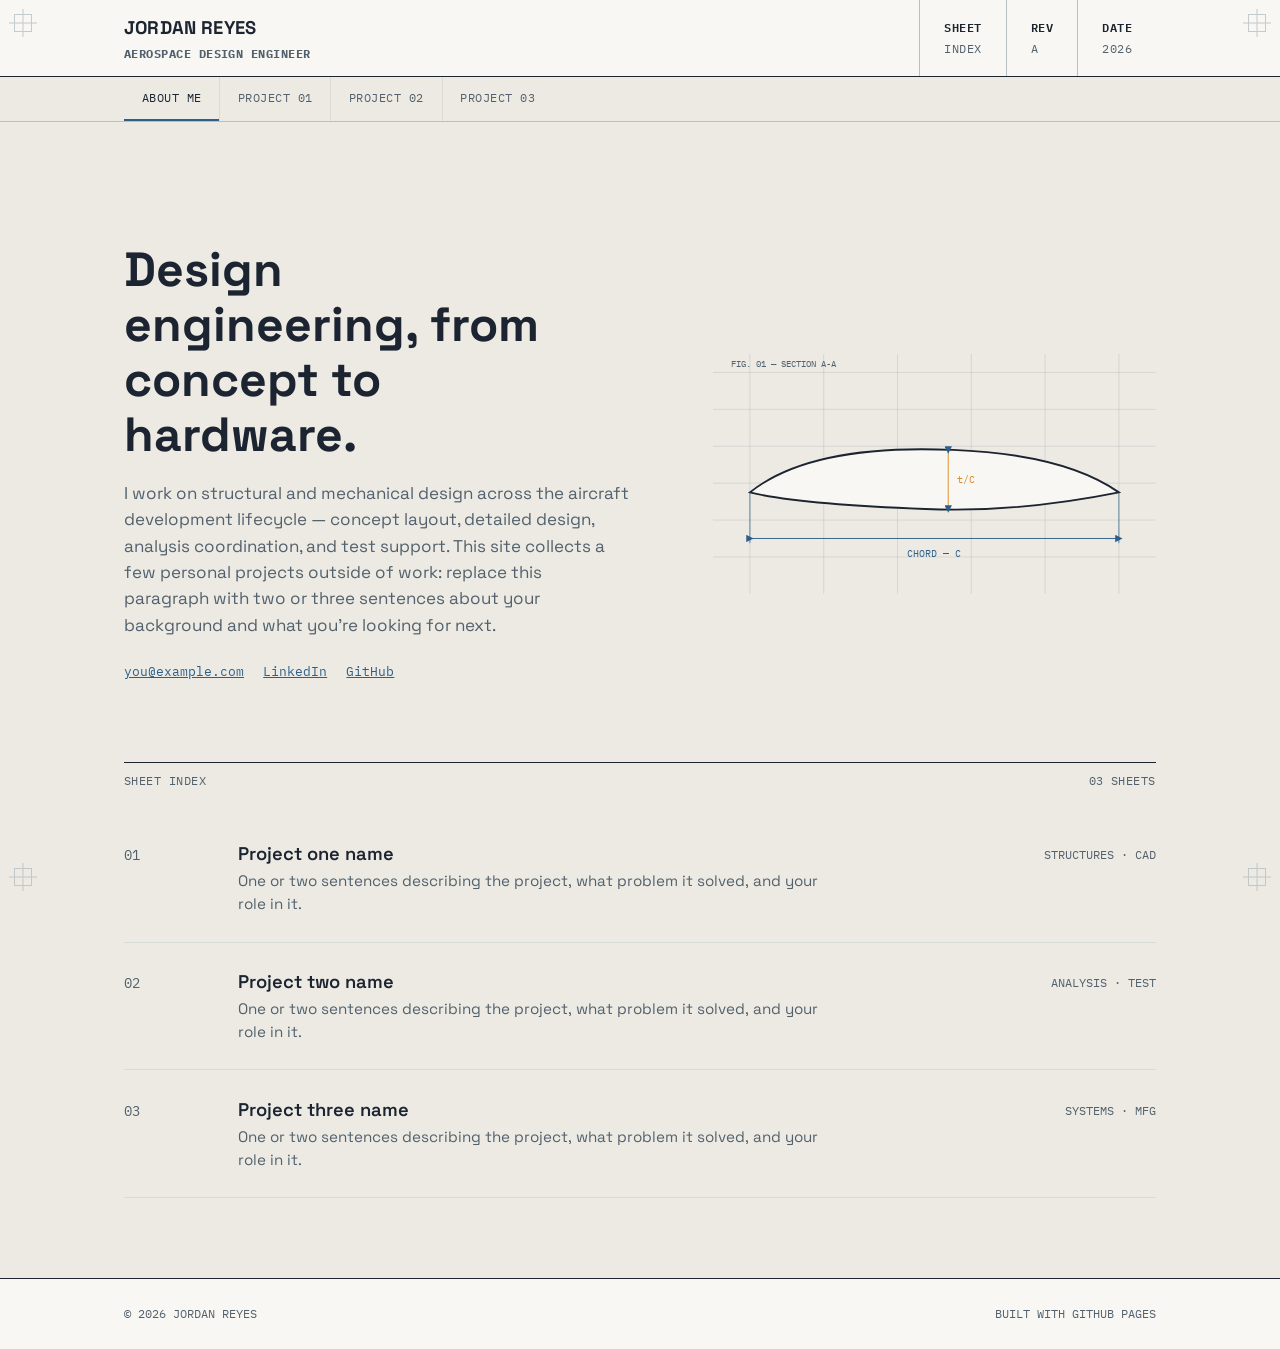
<file: index.html>
<!DOCTYPE html>
<html lang="en">
<head>
<meta charset="UTF-8">
<meta name="viewport" content="width=device-width, initial-scale=1.0">
<title>Jordan Reyes — Aerospace Design Engineer</title>
<meta name="description" content="Portfolio of aerospace design engineering projects.">
<link rel="stylesheet" href="assets/style.css">
</head>
<body>

<div class="reg-mark reg-tl"></div>
<div class="reg-mark reg-tr"></div>
<div class="reg-mark reg-bl"></div>
<div class="reg-mark reg-br"></div>

<header class="title-block">
  <div class="wrap title-block-inner">
    <div class="tb-cell tb-name">
      <a href="index.html">JORDAN REYES<span>AEROSPACE DESIGN ENGINEER</span></a>
    </div>
    <div class="tb-cell tb-field">
      <b>SHEET</b>
      <span>INDEX</span>
    </div>
    <div class="tb-cell tb-field">
      <b>REV</b>
      <span>A</span>
    </div>
    <div class="tb-cell tb-field">
      <b>DATE</b>
      <span>2026</span>
    </div>
  </div>
</header>

<nav class="sheet-nav">
  <ul>
    <li><a href="index.html" class="current">ABOUT ME</a></li>
    <li><a href="projects/project-1.html">PROJECT 01</a></li>
    <li><a href="projects/project-2.html">PROJECT 02</a></li>
    <li><a href="projects/project-3.html">PROJECT 03</a></li>
  </ul>
</nav>

<main>
  <div class="wrap">

    <section class="hero">
      <div>
        <h1>Design engineering, from concept to hardware.</h1>
        <p>
          I work on structural and mechanical design across the aircraft development
          lifecycle — concept layout, detailed design, analysis coordination, and test
          support. This site collects a few personal projects outside of work: replace
          this paragraph with two or three sentences about your background and what
          you're looking for next.
        </p>
        <p class="contact-line">
          <a href="mailto:you@example.com">you@example.com</a>
          <a href="https://linkedin.com/in/yourname" target="_blank" rel="noopener">LinkedIn</a>
          <a href="https://github.com/yourname" target="_blank" rel="noopener">GitHub</a>
        </p>
      </div>

      <div class="hero-figure" aria-hidden="true">
        <!-- Simple airfoil cross-section schematic, blueprint style -->
        <svg viewBox="0 0 480 260" xmlns="http://www.w3.org/2000/svg">
          <defs>
            <marker id="arrow" markerWidth="8" markerHeight="8" refX="4" refY="4" orient="auto">
              <path d="M0,0 L8,4 L0,8 Z" fill="#2c5f8a"/>
            </marker>
          </defs>
          <!-- grid -->
          <g stroke="#b7c0c4" stroke-width="0.5">
            <line x1="0" y1="20" x2="480" y2="20"/>
            <line x1="0" y1="60" x2="480" y2="60"/>
            <line x1="0" y1="100" x2="480" y2="100"/>
            <line x1="0" y1="140" x2="480" y2="140"/>
            <line x1="0" y1="180" x2="480" y2="180"/>
            <line x1="0" y1="220" x2="480" y2="220"/>
            <line x1="40" y1="0" x2="40" y2="260"/>
            <line x1="120" y1="0" x2="120" y2="260"/>
            <line x1="200" y1="0" x2="200" y2="260"/>
            <line x1="280" y1="0" x2="280" y2="260"/>
            <line x1="360" y1="0" x2="360" y2="260"/>
            <line x1="440" y1="0" x2="440" y2="260"/>
          </g>
          <!-- chord line -->
          <line x1="40" y1="150" x2="440" y2="150" stroke="#1b2430" stroke-width="1" stroke-dasharray="4 4"/>
          <!-- airfoil outline -->
          <path d="M40,150
                   C90,110 170,100 260,104
                   C340,107 400,122 440,150
                   C400,158 320,172 230,168
                   C150,165 80,160 40,150 Z"
                fill="#f8f7f3" stroke="#1b2430" stroke-width="2"/>
          <!-- dimension: chord length -->
          <line x1="40" y1="200" x2="440" y2="200" stroke="#2c5f8a" stroke-width="1" marker-start="url(#arrow)" marker-end="url(#arrow)"/>
          <line x1="40" y1="150" x2="40" y2="205" stroke="#2c5f8a" stroke-width="0.75"/>
          <line x1="440" y1="150" x2="440" y2="205" stroke="#2c5f8a" stroke-width="0.75"/>
          <text x="240" y="220" text-anchor="middle" font-family="IBM Plex Mono, monospace" font-size="11" fill="#2c5f8a">CHORD — C</text>
          <!-- dimension: max thickness -->
          <line x1="255" y1="104" x2="255" y2="168" stroke="#d98a2b" stroke-width="1" marker-start="url(#arrow)" marker-end="url(#arrow)"/>
          <text x="265" y="140" font-family="IBM Plex Mono, monospace" font-size="11" fill="#d98a2b">t/C</text>
          <text x="20" y="14" font-family="IBM Plex Mono, monospace" font-size="10" fill="#52616d">FIG. 01 — SECTION A-A</text>
        </svg>
      </div>
    </section>

    <section aria-labelledby="sheet-index-label">
      <p class="section-label" id="sheet-index-label">
        <span>SHEET INDEX</span>
        <span>03 SHEETS</span>
      </p>

      <a class="index-row" href="projects/project-1.html">
        <span class="index-num mono">01</span>
        <span>
          <span class="index-title">Project one name</span>
          <p class="index-desc">One or two sentences describing the project, what problem it solved, and your role in it.</p>
        </span>
        <span class="index-tags">STRUCTURES · CAD</span>
      </a>

      <a class="index-row" href="projects/project-2.html">
        <span class="index-num mono">02</span>
        <span>
          <span class="index-title">Project two name</span>
          <p class="index-desc">One or two sentences describing the project, what problem it solved, and your role in it.</p>
        </span>
        <span class="index-tags">ANALYSIS · TEST</span>
      </a>

      <a class="index-row" href="projects/project-3.html">
        <span class="index-num mono">03</span>
        <span>
          <span class="index-title">Project three name</span>
          <p class="index-desc">One or two sentences describing the project, what problem it solved, and your role in it.</p>
        </span>
        <span class="index-tags">SYSTEMS · MFG</span>
      </a>

    </section>

  </div>
</main>

<footer>
  <div class="wrap">
    <span>© 2026 JORDAN REYES</span>
    <span>BUILT WITH GITHUB PAGES</span>
  </div>
</footer>

</body>
</html>
</file>
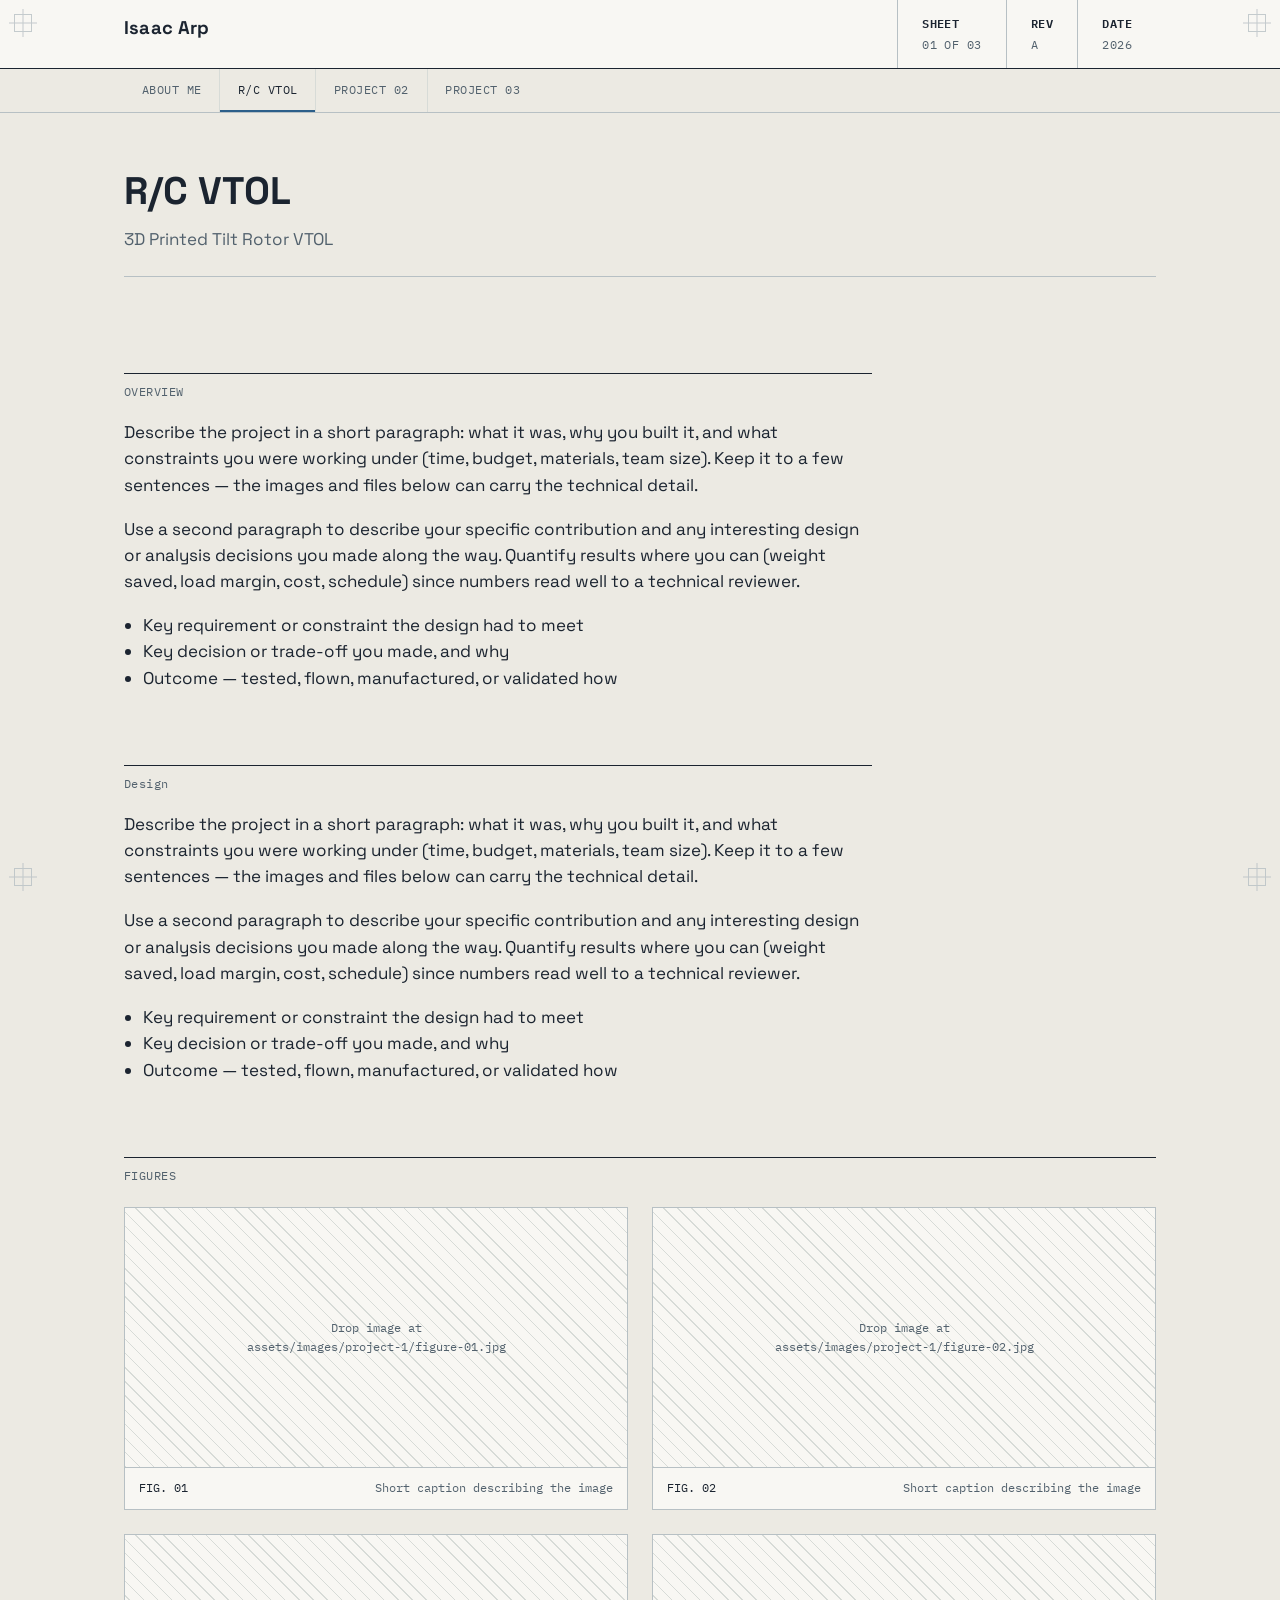
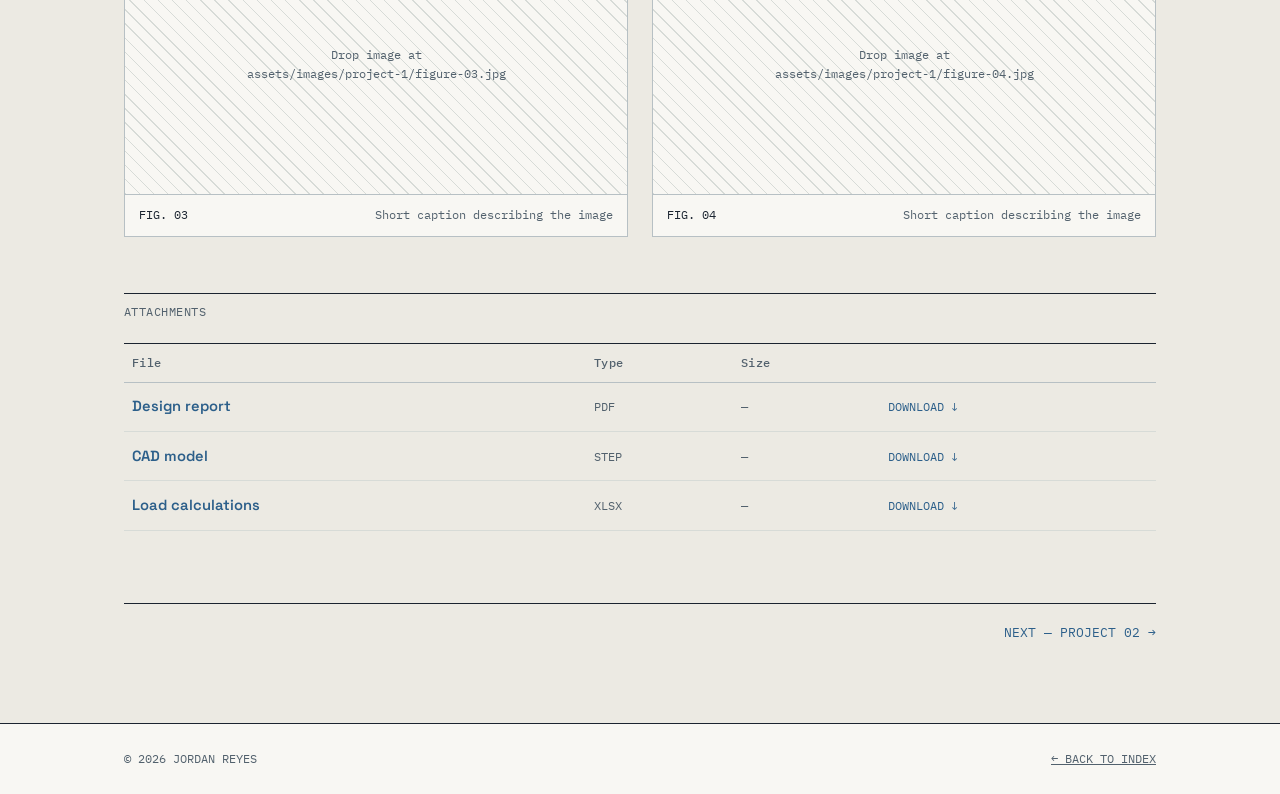
<file: projects/project-1.html>
<!DOCTYPE html>
<html lang="en">
<head>
<meta charset="UTF-8">
<meta name="viewport" content="width=device-width, initial-scale=1.0">
<title>Project One Name — Jordan Reyes</title>
<meta name="description" content="Project one description.">
<link rel="stylesheet" href="../assets/style.css">
</head>
<body>

<div class="reg-mark reg-tl"></div>
<div class="reg-mark reg-tr"></div>
<div class="reg-mark reg-bl"></div>
<div class="reg-mark reg-br"></div>

<header class="title-block">
  <div class="wrap title-block-inner">
    <div class="tb-cell tb-name">
      <a href="../index.html">Isaac Arp<span></a>
    </div>
    <div class="tb-cell tb-field">
      <b>SHEET</b>
      <span>01 OF 03</span>
    </div>
    <div class="tb-cell tb-field">
      <b>REV</b>
      <span>A</span>
    </div>
    <div class="tb-cell tb-field">
      <b>DATE</b>
      <span>2026</span>
    </div>
  </div>
</header>

<nav class="sheet-nav">
  <ul>
    <li><a href="../index.html">ABOUT ME</a></li>
    <li><a href="project-1.html" class="current">R/C VTOL</a></li>
    <li><a href="project-2.html">PROJECT 02</a></li>
    <li><a href="project-3.html">PROJECT 03</a></li>
  </ul>
</nav>

<main>
  <div class="wrap stack">

    <!-- ============ TITLE ============ -->
    <div class="project-title-row">
      <div>
        <h1>R/C VTOL</h1>
        <p class="subtitle">3D Printed Tilt Rotor VTOL</p>
      </div>
      <div class="project-meta">
      </div>
    </div>

    <!-- ============ TEXT SECTION ============ -->
    <!--
      Replace the placeholder copy below with your own write-up.
      Suggested structure: what the project was, what problem it
      solved, your specific contribution, and what you'd do
      differently next time.
    -->
    <section class="prose">
      <p class="field-heading">OVERVIEW</p>
      <p>
        Describe the project in a short paragraph: what it was, why you built it,
        and what constraints you were working under (time, budget, materials,
        team size). Keep it to a few sentences — the images and files below can
        carry the technical detail.
      </p>
      <p>
        Use a second paragraph to describe your specific contribution and any
        interesting design or analysis decisions you made along the way.
        Quantify results where you can (weight saved, load margin, cost,
        schedule) since numbers read well to a technical reviewer.
      </p>
      <ul>
        <li>Key requirement or constraint the design had to meet</li>
        <li>Key decision or trade-off you made, and why</li>
        <li>Outcome — tested, flown, manufactured, or validated how</li>
      </ul>
    </section>
    
    <section class="prose">
      <p class="field-heading">Design</p>
      <p>
        Describe the project in a short paragraph: what it was, why you built it,
        and what constraints you were working under (time, budget, materials,
        team size). Keep it to a few sentences — the images and files below can
        carry the technical detail.
      </p>
      <p>
        Use a second paragraph to describe your specific contribution and any
        interesting design or analysis decisions you made along the way.
        Quantify results where you can (weight saved, load margin, cost,
        schedule) since numbers read well to a technical reviewer.
      </p>
      <ul>
        <li>Key requirement or constraint the design had to meet</li>
        <li>Key decision or trade-off you made, and why</li>
        <li>Outcome — tested, flown, manufactured, or validated how</li>
      </ul>
    </section>
    <!-- ============ IMAGE GALLERY ============ -->
    <!--
      Drop image files into assets/images/project-1/ and update the
      src + caption for each figure. Duplicate the <figure> block to
      add more images. Empty placeholders show a dashed tile — delete
      the ones you don't use.
    -->
    <section>
      <p class="field-heading">FIGURES</p>
      <div class="gallery">

        <!-- Once you add a real file, replace the <div class="plate-empty">...</div>
             line with: <img src="../assets/images/project-1/figure-01.jpg" alt="Describe what this image shows" loading="lazy"> -->
        <figure class="plate">
          <div class="plate-empty">Drop image at<br>assets/images/project-1/figure-01.jpg</div>
          <figcaption><span class="plate-num">FIG. 01</span><span>Short caption describing the image</span></figcaption>
        </figure>

        <figure class="plate">
          <div class="plate-empty">Drop image at<br>assets/images/project-1/figure-02.jpg</div>
          <figcaption><span class="plate-num">FIG. 02</span><span>Short caption describing the image</span></figcaption>
        </figure>

        <figure class="plate">
          <div class="plate-empty">Drop image at<br>assets/images/project-1/figure-03.jpg</div>
          <figcaption><span class="plate-num">FIG. 03</span><span>Short caption describing the image</span></figcaption>
        </figure>

        <figure class="plate">
          <div class="plate-empty">Drop image at<br>assets/images/project-1/figure-04.jpg</div>
          <figcaption><span class="plate-num">FIG. 04</span><span>Short caption describing the image</span></figcaption>
        </figure>

      </div>
    </section>

    <!-- ============ VIDEO (optional) ============ -->
    <!--
      If you have a YouTube walkthrough or simulation clip, uncomment
      this block and swap in your video ID (the part of the URL after
      watch?v=). Delete the section entirely if you don't need it.

    <section>
      <p class="field-heading">WALKTHROUGH</p>
      <div style="position:relative;padding-bottom:56.25%;height:0;overflow:hidden;border:1px solid var(--line);">
        <iframe src="https://www.youtube.com/embed/VIDEO_ID"
          style="position:absolute;top:0;left:0;width:100%;height:100%;"
          title="Project walkthrough video" frameborder="0"
          allow="accelerometer; autoplay; clipboard-write; encrypted-media; gyroscope; picture-in-picture; web-share"
          allowfullscreen></iframe>
      </div>
    </section>
    -->

    <!-- ============ FILES / ATTACHMENTS ============ -->
    <!--
      Drop downloadable files (PDF reports, CAD exports, spreadsheets)
      into assets/files/project-1/ and list them below. Add or remove
      <tr> rows as needed.
    -->
    <section>
      <p class="field-heading">ATTACHMENTS</p>
      <table class="attachments">
        <thead>
          <tr>
            <th>File</th>
            <th>Type</th>
            <th>Size</th>
            <th></th>
          </tr>
        </thead>
        <tbody>
          <tr>
            <td><a class="file-link" href="../assets/files/project-1/design-report.pdf">Design report</a></td>
            <td class="type mono">PDF</td>
            <td class="size mono">—</td>
            <td><a class="dl" href="../assets/files/project-1/design-report.pdf" download>DOWNLOAD ↓</a></td>
          </tr>
          <tr>
            <td><a class="file-link" href="../assets/files/project-1/model.step">CAD model</a></td>
            <td class="type mono">STEP</td>
            <td class="size mono">—</td>
            <td><a class="dl" href="../assets/files/project-1/model.step" download>DOWNLOAD ↓</a></td>
          </tr>
          <tr>
            <td><a class="file-link" href="../assets/files/project-1/analysis.xlsx">Load calculations</a></td>
            <td class="type mono">XLSX</td>
            <td class="size mono">—</td>
            <td><a class="dl" href="../assets/files/project-1/analysis.xlsx" download>DOWNLOAD ↓</a></td>
          </tr>
        </tbody>
      </table>
    </section>

    <div class="project-pager">
      <span></span>
      <a href="project-2.html">NEXT — PROJECT 02 →</a>
    </div>

  </div>
</main>

<footer>
  <div class="wrap">
    <span>© 2026 JORDAN REYES</span>
    <span><a href="../index.html">← BACK TO INDEX</a></span>
  </div>
</footer>

</body>
</html>
</file>
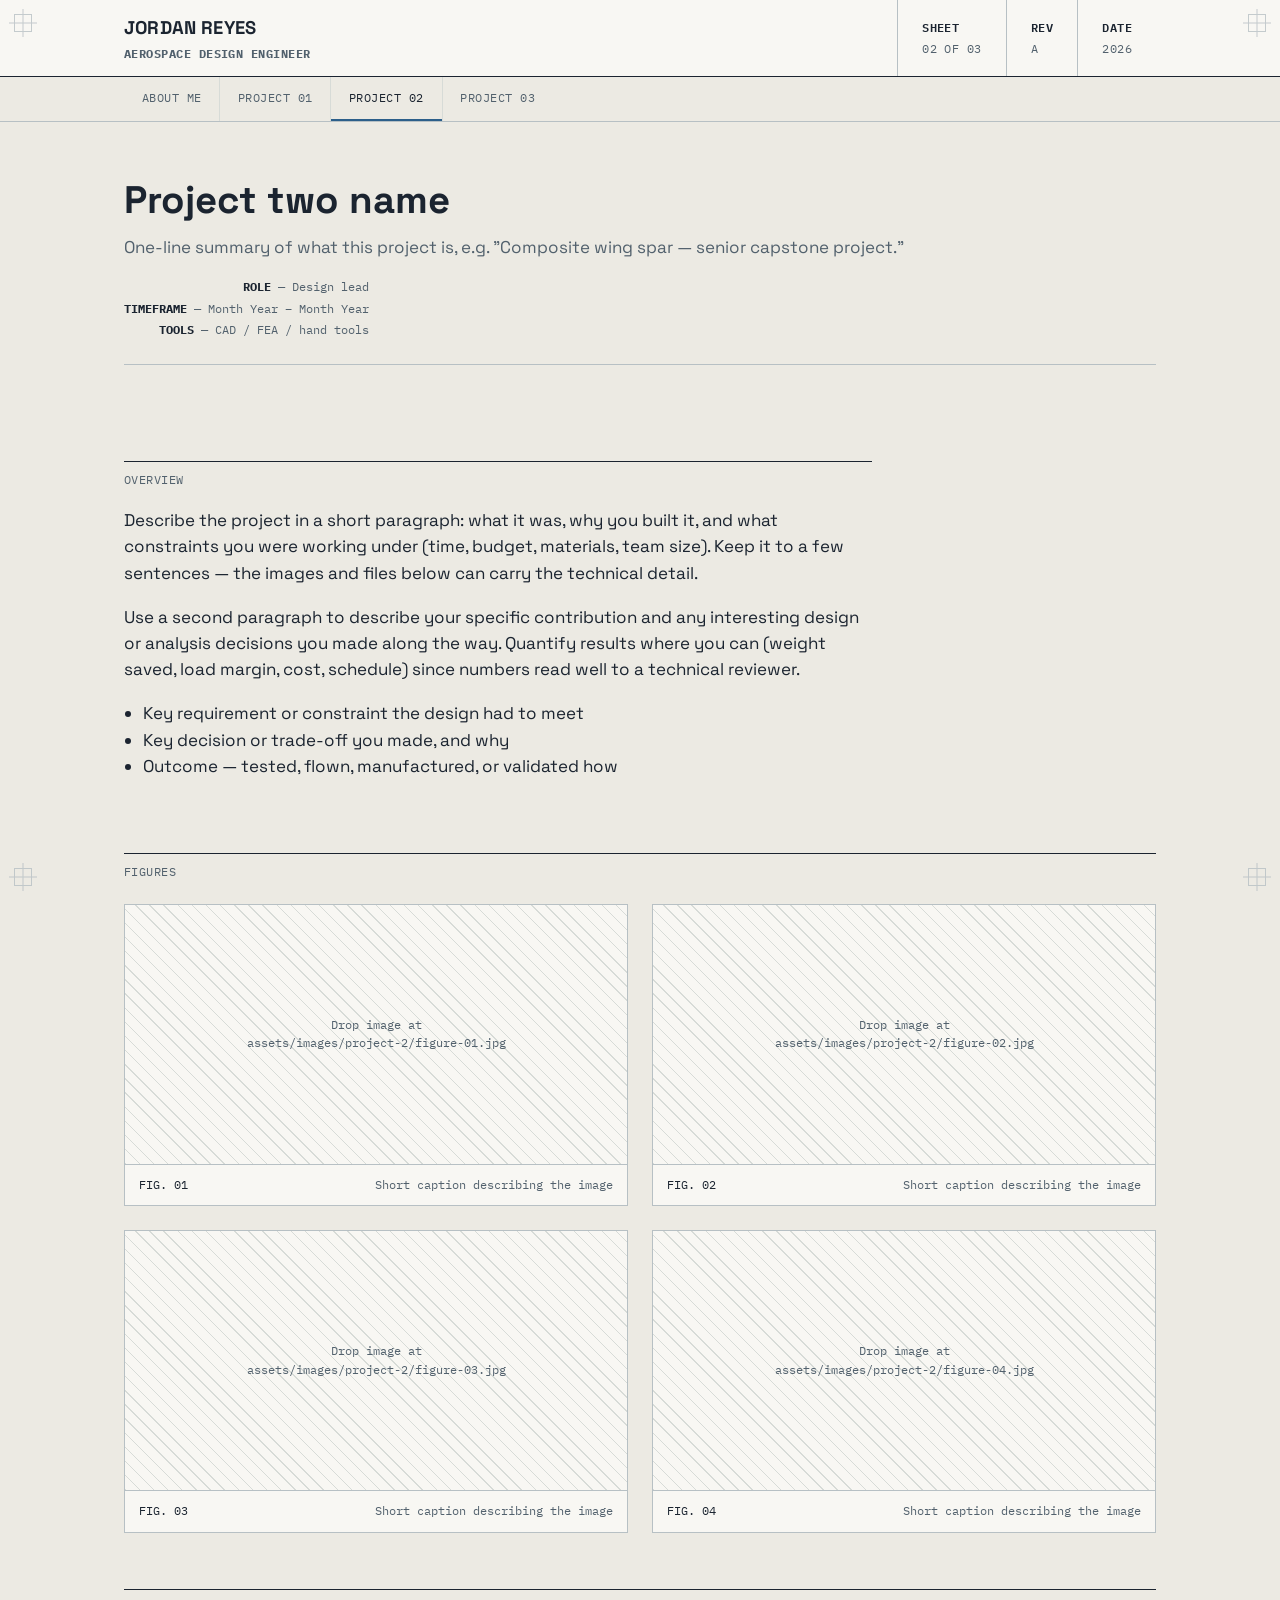
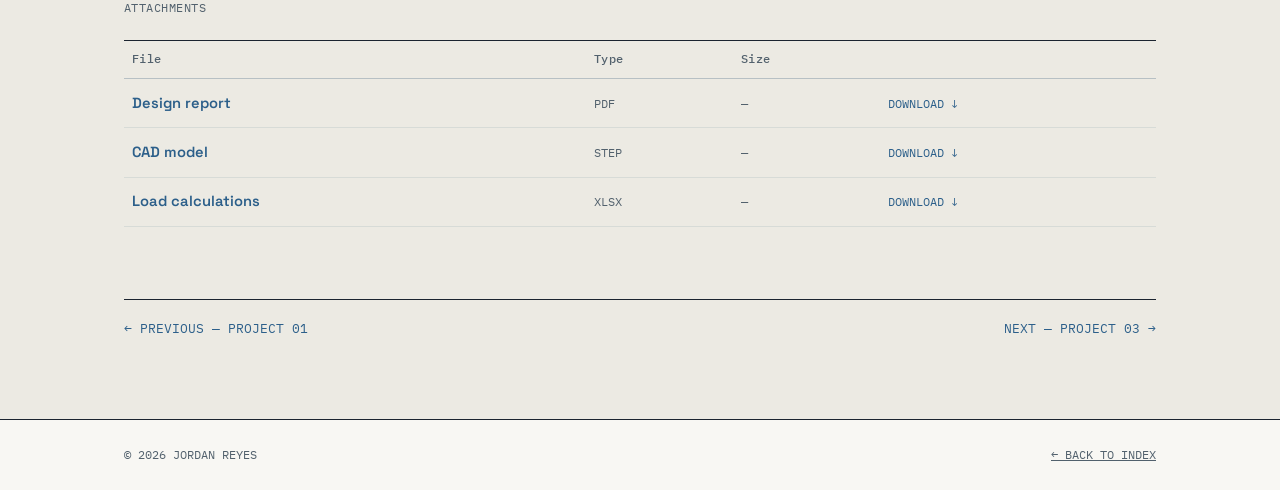
<file: projects/project-2.html>
<!DOCTYPE html>
<html lang="en">
<head>
<meta charset="UTF-8">
<meta name="viewport" content="width=device-width, initial-scale=1.0">
<title>Project two name — Jordan Reyes</title>
<meta name="description" content="Project two name description.">
<link rel="stylesheet" href="../assets/style.css">
</head>
<body>

<div class="reg-mark reg-tl"></div>
<div class="reg-mark reg-tr"></div>
<div class="reg-mark reg-bl"></div>
<div class="reg-mark reg-br"></div>

<header class="title-block">
  <div class="wrap title-block-inner">
    <div class="tb-cell tb-name">
      <a href="../index.html">JORDAN REYES<span>AEROSPACE DESIGN ENGINEER</span></a>
    </div>
    <div class="tb-cell tb-field">
      <b>SHEET</b>
      <span>02 OF 03</span>
    </div>
    <div class="tb-cell tb-field">
      <b>REV</b>
      <span>A</span>
    </div>
    <div class="tb-cell tb-field">
      <b>DATE</b>
      <span>2026</span>
    </div>
  </div>
</header>

<nav class="sheet-nav">
  <ul>
    <li><a href="../index.html">ABOUT ME</a></li>
    <li><a href="project-1.html">PROJECT 01</a></li>
    <li><a href="project-2.html" class="current">PROJECT 02</a></li>
    <li><a href="project-3.html">PROJECT 03</a></li>
  </ul>
</nav>

<main>
  <div class="wrap stack">

    <!-- ============ TITLE ============ -->
    <div class="project-title-row">
      <div>
        <h1>Project two name</h1>
        <p class="subtitle">One-line summary of what this project is, e.g. "Composite wing spar — senior capstone project."</p>
      </div>
      <div class="project-meta">
        <div><b>ROLE</b> — Design lead</div>
        <div><b>TIMEFRAME</b> — Month Year – Month Year</div>
        <div><b>TOOLS</b> — CAD / FEA / hand tools</div>
      </div>
    </div>

    <!-- ============ TEXT SECTION ============ -->
    <!--
      Replace the placeholder copy below with your own write-up.
      Suggested structure: what the project was, what problem it
      solved, your specific contribution, and what you'd do
      differently next time.
    -->
    <section class="prose">
      <p class="field-heading">OVERVIEW</p>
      <p>
        Describe the project in a short paragraph: what it was, why you built it,
        and what constraints you were working under (time, budget, materials,
        team size). Keep it to a few sentences — the images and files below can
        carry the technical detail.
      </p>
      <p>
        Use a second paragraph to describe your specific contribution and any
        interesting design or analysis decisions you made along the way.
        Quantify results where you can (weight saved, load margin, cost,
        schedule) since numbers read well to a technical reviewer.
      </p>
      <ul>
        <li>Key requirement or constraint the design had to meet</li>
        <li>Key decision or trade-off you made, and why</li>
        <li>Outcome — tested, flown, manufactured, or validated how</li>
      </ul>
    </section>

    <!-- ============ IMAGE GALLERY ============ -->
    <!--
      Drop image files into assets/images/project-2/ and update the
      src + caption for each figure. Duplicate the <figure> block to
      add more images. Empty placeholders show a dashed tile — delete
      the ones you don't use.
    -->
    <section>
      <p class="field-heading">FIGURES</p>
      <div class="gallery">

        <!-- Once you add a real file, replace the <div class="plate-empty">...</div>
             line with: <img src="../assets/images/project-2/figure-01.jpg" alt="Describe what this image shows" loading="lazy"> -->
        <figure class="plate">
          <div class="plate-empty">Drop image at<br>assets/images/project-2/figure-01.jpg</div>
          <figcaption><span class="plate-num">FIG. 01</span><span>Short caption describing the image</span></figcaption>
        </figure>

        <figure class="plate">
          <div class="plate-empty">Drop image at<br>assets/images/project-2/figure-02.jpg</div>
          <figcaption><span class="plate-num">FIG. 02</span><span>Short caption describing the image</span></figcaption>
        </figure>

        <figure class="plate">
          <div class="plate-empty">Drop image at<br>assets/images/project-2/figure-03.jpg</div>
          <figcaption><span class="plate-num">FIG. 03</span><span>Short caption describing the image</span></figcaption>
        </figure>

        <figure class="plate">
          <div class="plate-empty">Drop image at<br>assets/images/project-2/figure-04.jpg</div>
          <figcaption><span class="plate-num">FIG. 04</span><span>Short caption describing the image</span></figcaption>
        </figure>

      </div>
    </section>

    <!-- ============ VIDEO (optional) ============ -->
    <!--
      If you have a YouTube walkthrough or simulation clip, uncomment
      this block and swap in your video ID (the part of the URL after
      watch?v=). Delete the section entirely if you don't need it.

    <section>
      <p class="field-heading">WALKTHROUGH</p>
      <div style="position:relative;padding-bottom:56.25%;height:0;overflow:hidden;border:1px solid var(--line);">
        <iframe src="https://www.youtube.com/embed/VIDEO_ID"
          style="position:absolute;top:0;left:0;width:100%;height:100%;"
          title="Project walkthrough video" frameborder="0"
          allow="accelerometer; autoplay; clipboard-write; encrypted-media; gyroscope; picture-in-picture; web-share"
          allowfullscreen></iframe>
      </div>
    </section>
    -->

    <!-- ============ FILES / ATTACHMENTS ============ -->
    <!--
      Drop downloadable files (PDF reports, CAD exports, spreadsheets)
      into assets/files/project-2/ and list them below. Add or remove
      <tr> rows as needed.
    -->
    <section>
      <p class="field-heading">ATTACHMENTS</p>
      <table class="attachments">
        <thead>
          <tr>
            <th>File</th>
            <th>Type</th>
            <th>Size</th>
            <th></th>
          </tr>
        </thead>
        <tbody>
          <tr>
            <td><a class="file-link" href="../assets/files/project-2/design-report.pdf">Design report</a></td>
            <td class="type mono">PDF</td>
            <td class="size mono">—</td>
            <td><a class="dl" href="../assets/files/project-2/design-report.pdf" download>DOWNLOAD ↓</a></td>
          </tr>
          <tr>
            <td><a class="file-link" href="../assets/files/project-2/model.step">CAD model</a></td>
            <td class="type mono">STEP</td>
            <td class="size mono">—</td>
            <td><a class="dl" href="../assets/files/project-2/model.step" download>DOWNLOAD ↓</a></td>
          </tr>
          <tr>
            <td><a class="file-link" href="../assets/files/project-2/analysis.xlsx">Load calculations</a></td>
            <td class="type mono">XLSX</td>
            <td class="size mono">—</td>
            <td><a class="dl" href="../assets/files/project-2/analysis.xlsx" download>DOWNLOAD ↓</a></td>
          </tr>
        </tbody>
      </table>
    </section>

    <div class="project-pager">
      <a href="project-1.html">← PREVIOUS — PROJECT 01</a>
      <a href="project-3.html">NEXT — PROJECT 03 →</a>
    </div>

  </div>
</main>

<footer>
  <div class="wrap">
    <span>© 2026 JORDAN REYES</span>
    <span><a href="../index.html">← BACK TO INDEX</a></span>
  </div>
</footer>

</body>
</html>
</file>
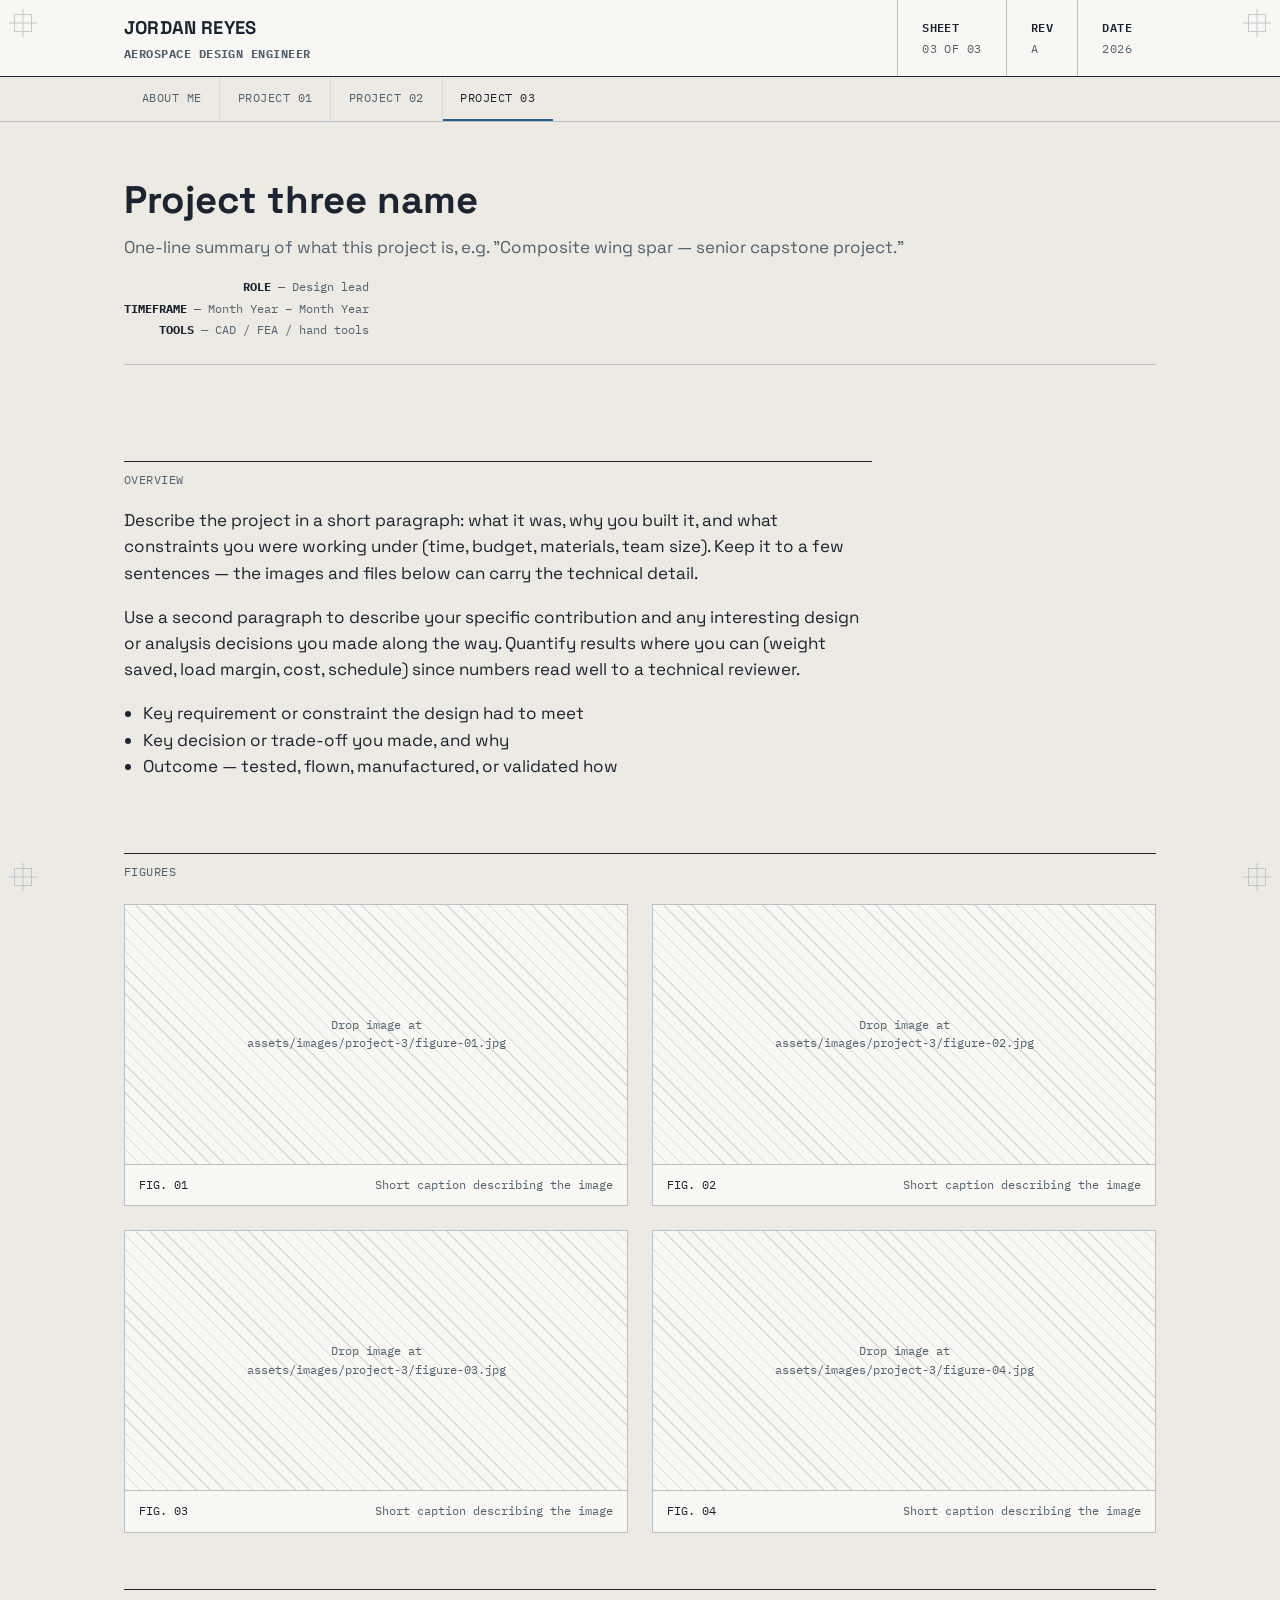
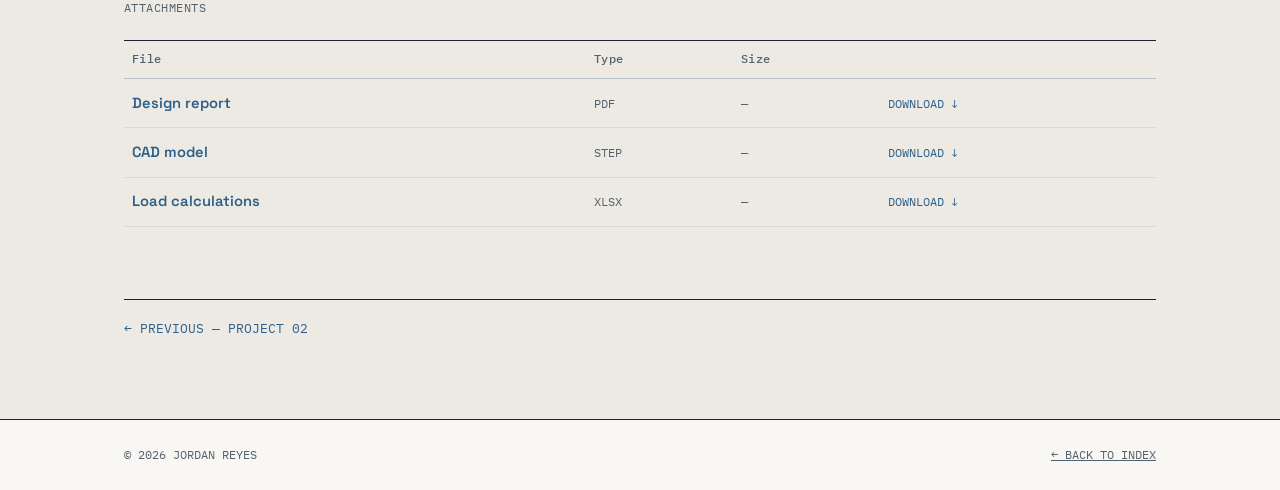
<file: projects/project-3.html>
<!DOCTYPE html>
<html lang="en">
<head>
<meta charset="UTF-8">
<meta name="viewport" content="width=device-width, initial-scale=1.0">
<title>Project three name — Jordan Reyes</title>
<meta name="description" content="Project three name description.">
<link rel="stylesheet" href="../assets/style.css">
</head>
<body>

<div class="reg-mark reg-tl"></div>
<div class="reg-mark reg-tr"></div>
<div class="reg-mark reg-bl"></div>
<div class="reg-mark reg-br"></div>

<header class="title-block">
  <div class="wrap title-block-inner">
    <div class="tb-cell tb-name">
      <a href="../index.html">JORDAN REYES<span>AEROSPACE DESIGN ENGINEER</span></a>
    </div>
    <div class="tb-cell tb-field">
      <b>SHEET</b>
      <span>03 OF 03</span>
    </div>
    <div class="tb-cell tb-field">
      <b>REV</b>
      <span>A</span>
    </div>
    <div class="tb-cell tb-field">
      <b>DATE</b>
      <span>2026</span>
    </div>
  </div>
</header>

<nav class="sheet-nav">
  <ul>
    <li><a href="../index.html">ABOUT ME</a></li>
    <li><a href="project-1.html">PROJECT 01</a></li>
    <li><a href="project-2.html">PROJECT 02</a></li>
    <li><a href="project-3.html" class="current">PROJECT 03</a></li>
  </ul>
</nav>

<main>
  <div class="wrap stack">

    <!-- ============ TITLE ============ -->
    <div class="project-title-row">
      <div>
        <h1>Project three name</h1>
        <p class="subtitle">One-line summary of what this project is, e.g. "Composite wing spar — senior capstone project."</p>
      </div>
      <div class="project-meta">
        <div><b>ROLE</b> — Design lead</div>
        <div><b>TIMEFRAME</b> — Month Year – Month Year</div>
        <div><b>TOOLS</b> — CAD / FEA / hand tools</div>
      </div>
    </div>

    <!-- ============ TEXT SECTION ============ -->
    <!--
      Replace the placeholder copy below with your own write-up.
      Suggested structure: what the project was, what problem it
      solved, your specific contribution, and what you'd do
      differently next time.
    -->
    <section class="prose">
      <p class="field-heading">OVERVIEW</p>
      <p>
        Describe the project in a short paragraph: what it was, why you built it,
        and what constraints you were working under (time, budget, materials,
        team size). Keep it to a few sentences — the images and files below can
        carry the technical detail.
      </p>
      <p>
        Use a second paragraph to describe your specific contribution and any
        interesting design or analysis decisions you made along the way.
        Quantify results where you can (weight saved, load margin, cost,
        schedule) since numbers read well to a technical reviewer.
      </p>
      <ul>
        <li>Key requirement or constraint the design had to meet</li>
        <li>Key decision or trade-off you made, and why</li>
        <li>Outcome — tested, flown, manufactured, or validated how</li>
      </ul>
    </section>

    <!-- ============ IMAGE GALLERY ============ -->
    <!--
      Drop image files into assets/images/project-3/ and update the
      src + caption for each figure. Duplicate the <figure> block to
      add more images. Empty placeholders show a dashed tile — delete
      the ones you don't use.
    -->
    <section>
      <p class="field-heading">FIGURES</p>
      <div class="gallery">

        <!-- Once you add a real file, replace the <div class="plate-empty">...</div>
             line with: <img src="../assets/images/project-3/figure-01.jpg" alt="Describe what this image shows" loading="lazy"> -->
        <figure class="plate">
          <div class="plate-empty">Drop image at<br>assets/images/project-3/figure-01.jpg</div>
          <figcaption><span class="plate-num">FIG. 01</span><span>Short caption describing the image</span></figcaption>
        </figure>

        <figure class="plate">
          <div class="plate-empty">Drop image at<br>assets/images/project-3/figure-02.jpg</div>
          <figcaption><span class="plate-num">FIG. 02</span><span>Short caption describing the image</span></figcaption>
        </figure>

        <figure class="plate">
          <div class="plate-empty">Drop image at<br>assets/images/project-3/figure-03.jpg</div>
          <figcaption><span class="plate-num">FIG. 03</span><span>Short caption describing the image</span></figcaption>
        </figure>

        <figure class="plate">
          <div class="plate-empty">Drop image at<br>assets/images/project-3/figure-04.jpg</div>
          <figcaption><span class="plate-num">FIG. 04</span><span>Short caption describing the image</span></figcaption>
        </figure>

      </div>
    </section>

    <!-- ============ VIDEO (optional) ============ -->
    <!--
      If you have a YouTube walkthrough or simulation clip, uncomment
      this block and swap in your video ID (the part of the URL after
      watch?v=). Delete the section entirely if you don't need it.

    <section>
      <p class="field-heading">WALKTHROUGH</p>
      <div style="position:relative;padding-bottom:56.25%;height:0;overflow:hidden;border:1px solid var(--line);">
        <iframe src="https://www.youtube.com/embed/VIDEO_ID"
          style="position:absolute;top:0;left:0;width:100%;height:100%;"
          title="Project walkthrough video" frameborder="0"
          allow="accelerometer; autoplay; clipboard-write; encrypted-media; gyroscope; picture-in-picture; web-share"
          allowfullscreen></iframe>
      </div>
    </section>
    -->

    <!-- ============ FILES / ATTACHMENTS ============ -->
    <!--
      Drop downloadable files (PDF reports, CAD exports, spreadsheets)
      into assets/files/project-3/ and list them below. Add or remove
      <tr> rows as needed.
    -->
    <section>
      <p class="field-heading">ATTACHMENTS</p>
      <table class="attachments">
        <thead>
          <tr>
            <th>File</th>
            <th>Type</th>
            <th>Size</th>
            <th></th>
          </tr>
        </thead>
        <tbody>
          <tr>
            <td><a class="file-link" href="../assets/files/project-3/design-report.pdf">Design report</a></td>
            <td class="type mono">PDF</td>
            <td class="size mono">—</td>
            <td><a class="dl" href="../assets/files/project-3/design-report.pdf" download>DOWNLOAD ↓</a></td>
          </tr>
          <tr>
            <td><a class="file-link" href="../assets/files/project-3/model.step">CAD model</a></td>
            <td class="type mono">STEP</td>
            <td class="size mono">—</td>
            <td><a class="dl" href="../assets/files/project-3/model.step" download>DOWNLOAD ↓</a></td>
          </tr>
          <tr>
            <td><a class="file-link" href="../assets/files/project-3/analysis.xlsx">Load calculations</a></td>
            <td class="type mono">XLSX</td>
            <td class="size mono">—</td>
            <td><a class="dl" href="../assets/files/project-3/analysis.xlsx" download>DOWNLOAD ↓</a></td>
          </tr>
        </tbody>
      </table>
    </section>

    <div class="project-pager">
      <a href="project-2.html">← PREVIOUS — PROJECT 02</a>
      <span></span>
    </div>

  </div>
</main>

<footer>
  <div class="wrap">
    <span>© 2026 JORDAN REYES</span>
    <span><a href="../index.html">← BACK TO INDEX</a></span>
  </div>
</footer>

</body>
</html>
</file>
<file: assets/style.css>
/* ============================================================
   PORTFOLIO STYLESHEET
   Design concept: engineering drawing sheet — title blocks,
   sheet numbers, hairline rules, registration marks.
   Fonts: Space Grotesk (display/nav), IBM Plex Mono (data/labels)
   ============================================================ */

@import url('https://fonts.googleapis.com/css2?family=Space+Grotesk:wght@400;500;600;700&family=IBM+Plex+Mono:wght@400;500;600&display=swap');

:root{
  --paper:       #eceae3;
  --sheet:       #f8f7f3;
  --ink:         #1b2430;
  --ink-soft:    #52616d;
  --line:        #b7c0c4;
  --line-soft:   #d7dbd7;
  --blue:        #2c5f8a;
  --blue-deep:   #1f4463;
  --amber:       #d98a2b;
  --max:         1080px;
  --gap:         2rem;
}

*{ box-sizing: border-box; }

html{ scroll-behavior: smooth; }

body{
  margin: 0;
  background: var(--paper);
  color: var(--ink);
  font-family: 'Space Grotesk', sans-serif;
  font-size: 17px;
  line-height: 1.55;
  -webkit-font-smoothing: antialiased;
}

a{ color: var(--blue); }
a:hover{ color: var(--blue-deep); }

.mono{ font-family: 'IBM Plex Mono', monospace; }

.wrap{
  max-width: var(--max);
  margin: 0 auto;
  padding: 0 1.5rem;
}

/* ---------- registration marks (corner ticks) ---------- */
.reg-mark{
  position: fixed;
  width: 18px;
  height: 18px;
  border: 1px solid var(--line);
  pointer-events: none;
  z-index: 5;
  opacity: .8;
}
.reg-mark::before, .reg-mark::after{
  content: "";
  position: absolute;
  background: var(--line);
}
.reg-mark::before{ top: 50%; left: -6px; right: -6px; height: 1px; transform: translateY(-50%); }
.reg-mark::after{ left: 50%; top: -6px; bottom: -6px; width: 1px; transform: translateX(-50%); }
.reg-tl{ top: 14px; left: 14px; }
.reg-tr{ top: 14px; right: 14px; }
.reg-bl{ bottom: 14px; left: 14px; }
.reg-br{ bottom: 14px; right: 14px; }
@media (max-width: 700px){ .reg-mark{ display: none; } }

/* ---------- title block (header) ---------- */
.title-block{
  border-bottom: 1px solid var(--ink);
  background: var(--sheet);
}
.title-block-inner{
  display: flex;
  flex-wrap: wrap;
  align-items: stretch;
  gap: 0;
}
.tb-cell{
  padding: .85rem 1.5rem;
  border-left: 1px solid var(--line);
}
.tb-cell:first-child{ border-left: none; }
.tb-name{
  flex: 1 1 260px;
  padding-left: 0;
}
.tb-name a{
  text-decoration: none;
  color: var(--ink);
  font-weight: 700;
  font-size: 1.15rem;
  letter-spacing: .01em;
}
.tb-name span{
  display: block;
  font-family: 'IBM Plex Mono', monospace;
  font-size: .72rem;
  color: var(--ink-soft);
  margin-top: .15rem;
  letter-spacing: .04em;
}
.tb-field{
  font-family: 'IBM Plex Mono', monospace;
  font-size: .72rem;
  color: var(--ink-soft);
  letter-spacing: .04em;
  display: flex;
  flex-direction: column;
  justify-content: center;
  gap: .2rem;
}
.tb-field b{
  color: var(--ink);
  font-weight: 600;
  font-size: .78rem;
}
@media (max-width: 700px){
  .tb-field{ display: none; }
}

/* ---------- nav ---------- */
nav.sheet-nav{
  border-bottom: 1px solid var(--line);
  background: var(--paper);
}
.sheet-nav ul{
  list-style: none;
  display: flex;
  flex-wrap: wrap;
  margin: 0;
  padding: 0;
  max-width: var(--max);
  margin: 0 auto;
  padding: 0 1.5rem;
}
.sheet-nav li{ border-right: 1px solid var(--line-soft); }
.sheet-nav li:last-child{ border-right: none; }
.sheet-nav a{
  display: block;
  padding: .7rem 1.1rem;
  text-decoration: none;
  font-family: 'IBM Plex Mono', monospace;
  font-size: .78rem;
  letter-spacing: .04em;
  color: var(--ink-soft);
  border-bottom: 2px solid transparent;
}
.sheet-nav a:hover{ color: var(--ink); }
.sheet-nav a.current{
  color: var(--ink);
  border-bottom-color: var(--blue);
}

/* ---------- hero ---------- */
.hero{
  padding: 4.5rem 0 3.5rem;
  display: grid;
  grid-template-columns: 1.1fr .9fr;
  gap: 3rem;
  align-items: center;
}
@media (max-width: 800px){
  .hero{ grid-template-columns: 1fr; padding: 3rem 0 2.5rem; }
}
.hero h1{
  font-size: clamp(2.1rem, 4vw, 3rem);
  line-height: 1.15;
  margin: 0 0 1.1rem;
  font-weight: 700;
  max-width: 14ch;
}
.hero p{
  color: var(--ink-soft);
  max-width: 46ch;
  margin: 0 0 1.5rem;
}
.hero .contact-line{
  font-family: 'IBM Plex Mono', monospace;
  font-size: .82rem;
  color: var(--ink);
  display: flex;
  flex-wrap: wrap;
  gap: 1.2rem;
}
.hero-figure{ width: 100%; }
.hero-figure svg{ width: 100%; height: auto; display: block; }

/* ---------- sheet index (project list on homepage) ---------- */
.section-label{
  font-family: 'IBM Plex Mono', monospace;
  font-size: .78rem;
  letter-spacing: .04em;
  color: var(--ink-soft);
  border-top: 1px solid var(--ink);
  padding-top: .5rem;
  margin: 0 0 1.5rem;
  display: flex;
  justify-content: space-between;
}

.index-row{
  display: grid;
  grid-template-columns: 90px 1fr auto;
  gap: 1.5rem;
  align-items: baseline;
  padding: 1.6rem 0;
  border-bottom: 1px solid var(--line-soft);
  text-decoration: none;
  color: inherit;
}
.index-row:hover .index-title{ color: var(--blue); }
.index-row:hover{ border-bottom-color: var(--ink); }
.index-num{
  font-family: 'IBM Plex Mono', monospace;
  font-size: .85rem;
  color: var(--ink-soft);
}
.index-title{
  font-weight: 600;
  font-size: 1.15rem;
  margin: 0 0 .3rem;
  transition: color .15s ease;
}
.index-desc{
  color: var(--ink-soft);
  font-size: .95rem;
  margin: 0;
  max-width: 60ch;
}
.index-tags{
  font-family: 'IBM Plex Mono', monospace;
  font-size: .72rem;
  color: var(--ink-soft);
  white-space: nowrap;
  align-self: start;
  padding-top: .35rem;
}
@media (max-width: 700px){
  .index-row{ grid-template-columns: 50px 1fr; }
  .index-tags{ display: none; }
}

/* ---------- generic page sections ---------- */
main{ padding: 3rem 0 5rem; }
.stack{ display: flex; flex-direction: column; gap: 3.5rem; }

.field-heading{
  font-family: 'IBM Plex Mono', monospace;
  font-size: .78rem;
  letter-spacing: .04em;
  color: var(--ink-soft);
  border-top: 1px solid var(--ink);
  padding-top: .5rem;
  margin: 0 0 1.4rem;
}

.project-title-row{
  display: flex;
  flex-wrap: wrap;
  justify-content: space-between;
  align-items: flex-end;
  gap: 1rem;
  padding-bottom: 1.5rem;
  border-bottom: 1px solid var(--line);
  margin-bottom: 2.5rem;
}
.project-title-row h1{
  font-size: clamp(1.8rem, 3.4vw, 2.4rem);
  margin: 0;
}
.project-title-row .subtitle{
  color: var(--ink-soft);
  margin: .3rem 0 0;
}
.project-meta{
  font-family: 'IBM Plex Mono', monospace;
  font-size: .78rem;
  color: var(--ink-soft);
  text-align: right;
  line-height: 1.7;
}
.project-meta b{ color: var(--ink); }

.prose{ max-width: 68ch; }
.prose p{ margin: 0 0 1.1rem; }
.prose ul{ margin: 0 0 1.1rem; padding-left: 1.2rem; }

/* ---------- image gallery ---------- */
.gallery{
  display: grid;
  grid-template-columns: repeat(2, 1fr);
  gap: 1.5rem;
}
@media (max-width: 600px){
  .gallery{ grid-template-columns: 1fr; }
}
figure.plate{
  margin: 0;
  border: 1px solid var(--line);
  background: var(--sheet);
}
figure.plate img{
  display: block;
  width: 100%;
  height: 260px;
  object-fit: cover;
  border-bottom: 1px solid var(--line);
}
figure.plate figcaption{
  padding: .7rem .9rem;
  font-family: 'IBM Plex Mono', monospace;
  font-size: .74rem;
  color: var(--ink-soft);
  display: flex;
  justify-content: space-between;
  gap: .5rem;
}
figure.plate figcaption .plate-num{ color: var(--ink); }

/* placeholder tile (no image dropped in yet) */
.plate-empty{
  height: 260px;
  display: flex;
  align-items: center;
  justify-content: center;
  color: var(--ink-soft);
  font-family: 'IBM Plex Mono', monospace;
  font-size: .74rem;
  text-align: center;
  padding: 1rem;
  border-bottom: 1px solid var(--line);
  background:
    repeating-linear-gradient(45deg, var(--line-soft), var(--line-soft) 1px, transparent 1px, transparent 10px);
}

/* ---------- attachments / files table ---------- */
.attachments{
  border-top: 1px solid var(--ink);
  width: 100%;
  border-collapse: collapse;
}
.attachments th{
  text-align: left;
  font-family: 'IBM Plex Mono', monospace;
  font-size: .72rem;
  letter-spacing: .04em;
  color: var(--ink-soft);
  font-weight: 500;
  padding: .6rem .5rem;
  border-bottom: 1px solid var(--line);
}
.attachments td{
  padding: .8rem .5rem;
  border-bottom: 1px solid var(--line-soft);
  font-size: .92rem;
  vertical-align: baseline;
}
.attachments td.type, .attachments td.size{
  font-family: 'IBM Plex Mono', monospace;
  font-size: .78rem;
  color: var(--ink-soft);
  white-space: nowrap;
}
.attachments a.file-link{
  font-weight: 600;
  text-decoration: none;
}
.attachments a.file-link:hover{ text-decoration: underline; }
.attachments a.dl{
  font-family: 'IBM Plex Mono', monospace;
  font-size: .78rem;
  text-decoration: none;
  white-space: nowrap;
}

/* ---------- project footer nav (prev/next) ---------- */
.project-pager{
  display: flex;
  justify-content: space-between;
  border-top: 1px solid var(--ink);
  padding-top: 1.2rem;
  margin-top: 1rem;
  font-family: 'IBM Plex Mono', monospace;
  font-size: .82rem;
}
.project-pager a{ text-decoration: none; }

/* ---------- footer ---------- */
footer{
  border-top: 1px solid var(--ink);
  background: var(--sheet);
  padding: 1.6rem 0;
}
footer .wrap{
  display: flex;
  flex-wrap: wrap;
  justify-content: space-between;
  gap: 1rem;
  font-family: 'IBM Plex Mono', monospace;
  font-size: .74rem;
  color: var(--ink-soft);
}
footer a{ color: var(--ink-soft); }
</file>
